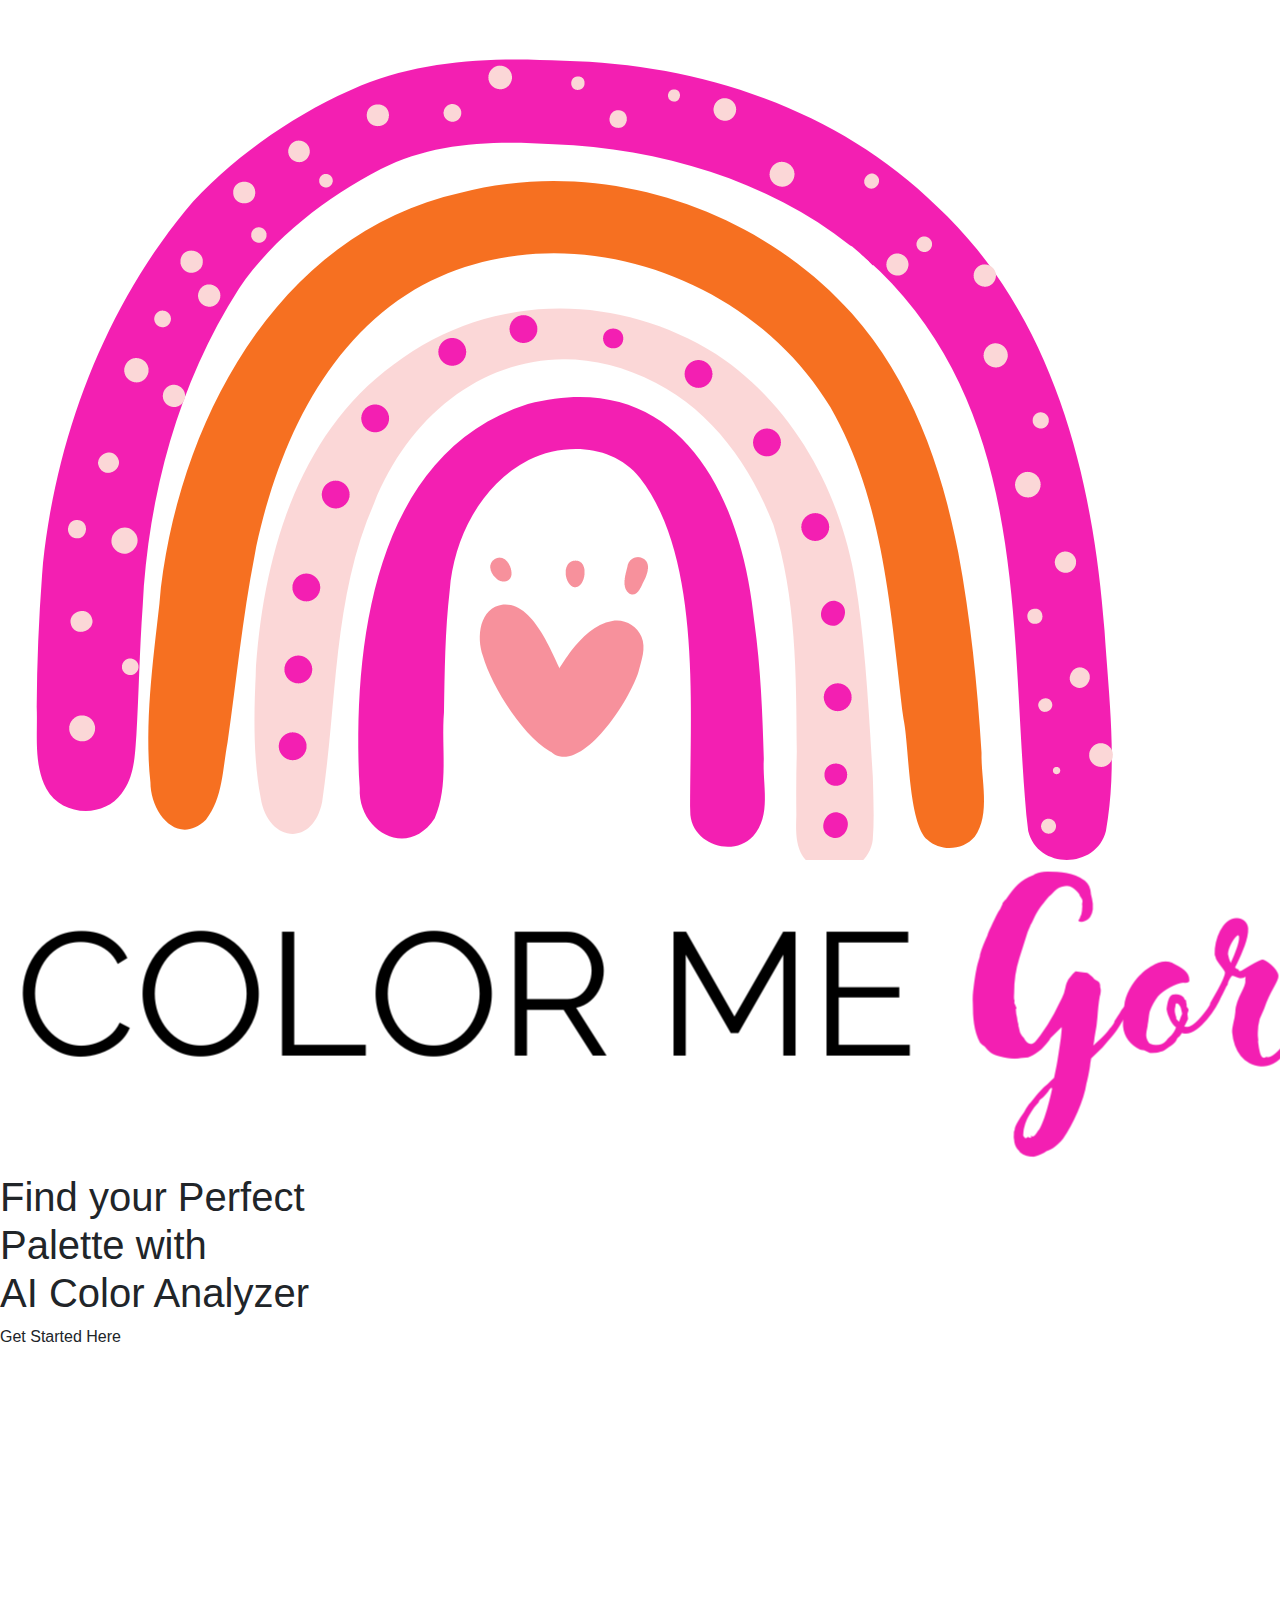
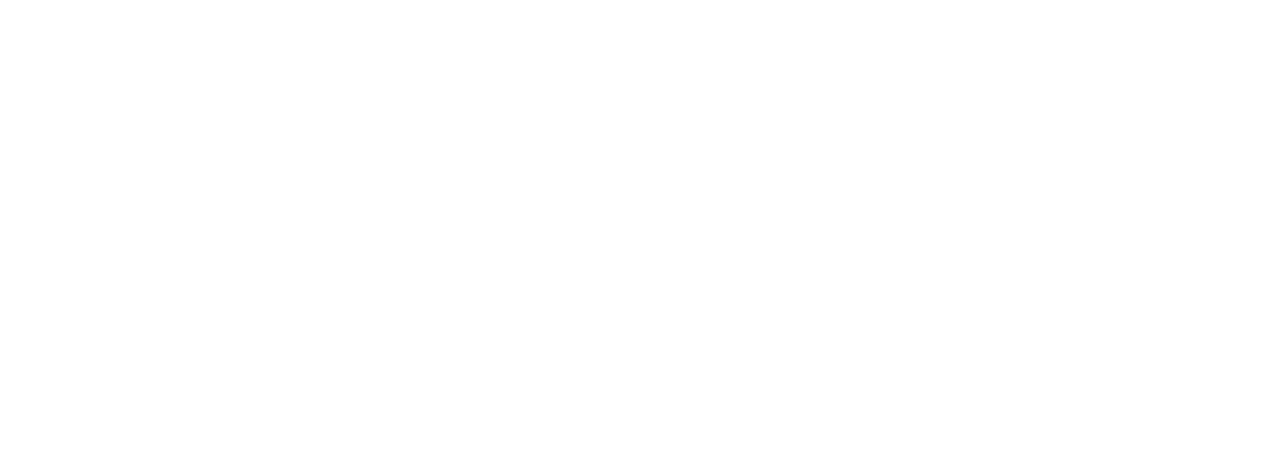
<file: index.html>
<!DOCTYPE html>
<html lang="en">
<head>
    <meta charset="UTF-8">
    <meta name="viewport" content="width=device-width, initial-scale=1.0">
    <title>Navbar Example</title>
    <link rel="stylesheet" href="C:\Users\Virija\Desktop\Seasons\Stylescss.css">
    <link rel="stylesheet" href="https://cdnjs.cloudflare.com/ajax/libs/font-awesome/6.5.2/css/all.min.css" integrity="sha512-SnH5WK+bZxgPHs44uWIX+LLJAJ9/2PkPKZ5QiAj6Ta86w+fsb2TkcmfRyVX3pBnMFcV7oQPJkl9QevSCWr3W6A==" crossorigin="anonymous" referrerpolicy="no-referrer" />
    <link rel="preconnect" href="https://fonts.googleapis.com">
    <link rel="preconnect" href="https://fonts.gstatic.com" crossorigin>
    <link href="https://fonts.googleapis.com/css2?family=Poppins:ital,wght@0,100;0,200;0,300;0,400;0,500;0,600;0,700;0,800;0,900;1,100;1,200;1,300;1,400;1,500;1,600;1,700;1,800;1,900&display=swap" rel="stylesheet">
    <link rel="stylesheet" href="https://stackpath.bootstrapcdn.com/bootstrap/4.5.2/css/bootstrap.min.css">

</head>
<body>
    
    <nav class="navbar">
        <div class="nav-left">
            <div class="menu-box">
                <i class="fa-solid fa-bars"></i>
            </div>
            <div class="logo">
                <img src="Logo.png" alt="Logo">
            </div>
        </div>
        <div class="brand-name">
            <img src="Brand.png" alt="Brand Name">
        </div>
        <div class="shopping">
            <i class="fa-solid fa-cart-shopping"></i>
        </div>
    </nav>
    <section class="showcase">
    <div class="textof">
            <h1>Find your Perfect<br> Palette with <br>AI Color Analyzer</h1>
            <!--<div class="btn btn-custom">Button</div>
            <div class="btn btn2 btn-custom">Button</div>  --> 
            <!--<a href="#">Get Started</a>-->
            <!--<button type="button" class="btn">Get Started</button>
            
            
             Add your page content here -->
             <div class="butnnno" role="button">Get Started Here</div>

            
    </div>
    <!--<div class="btnof">
        <div class="butnnno">Button</div>
    </div>-->
    
    <video src="yessyess.mp4" muted autoplay loop>

    </video>
    
    </section>
</body>
</html>
</file>
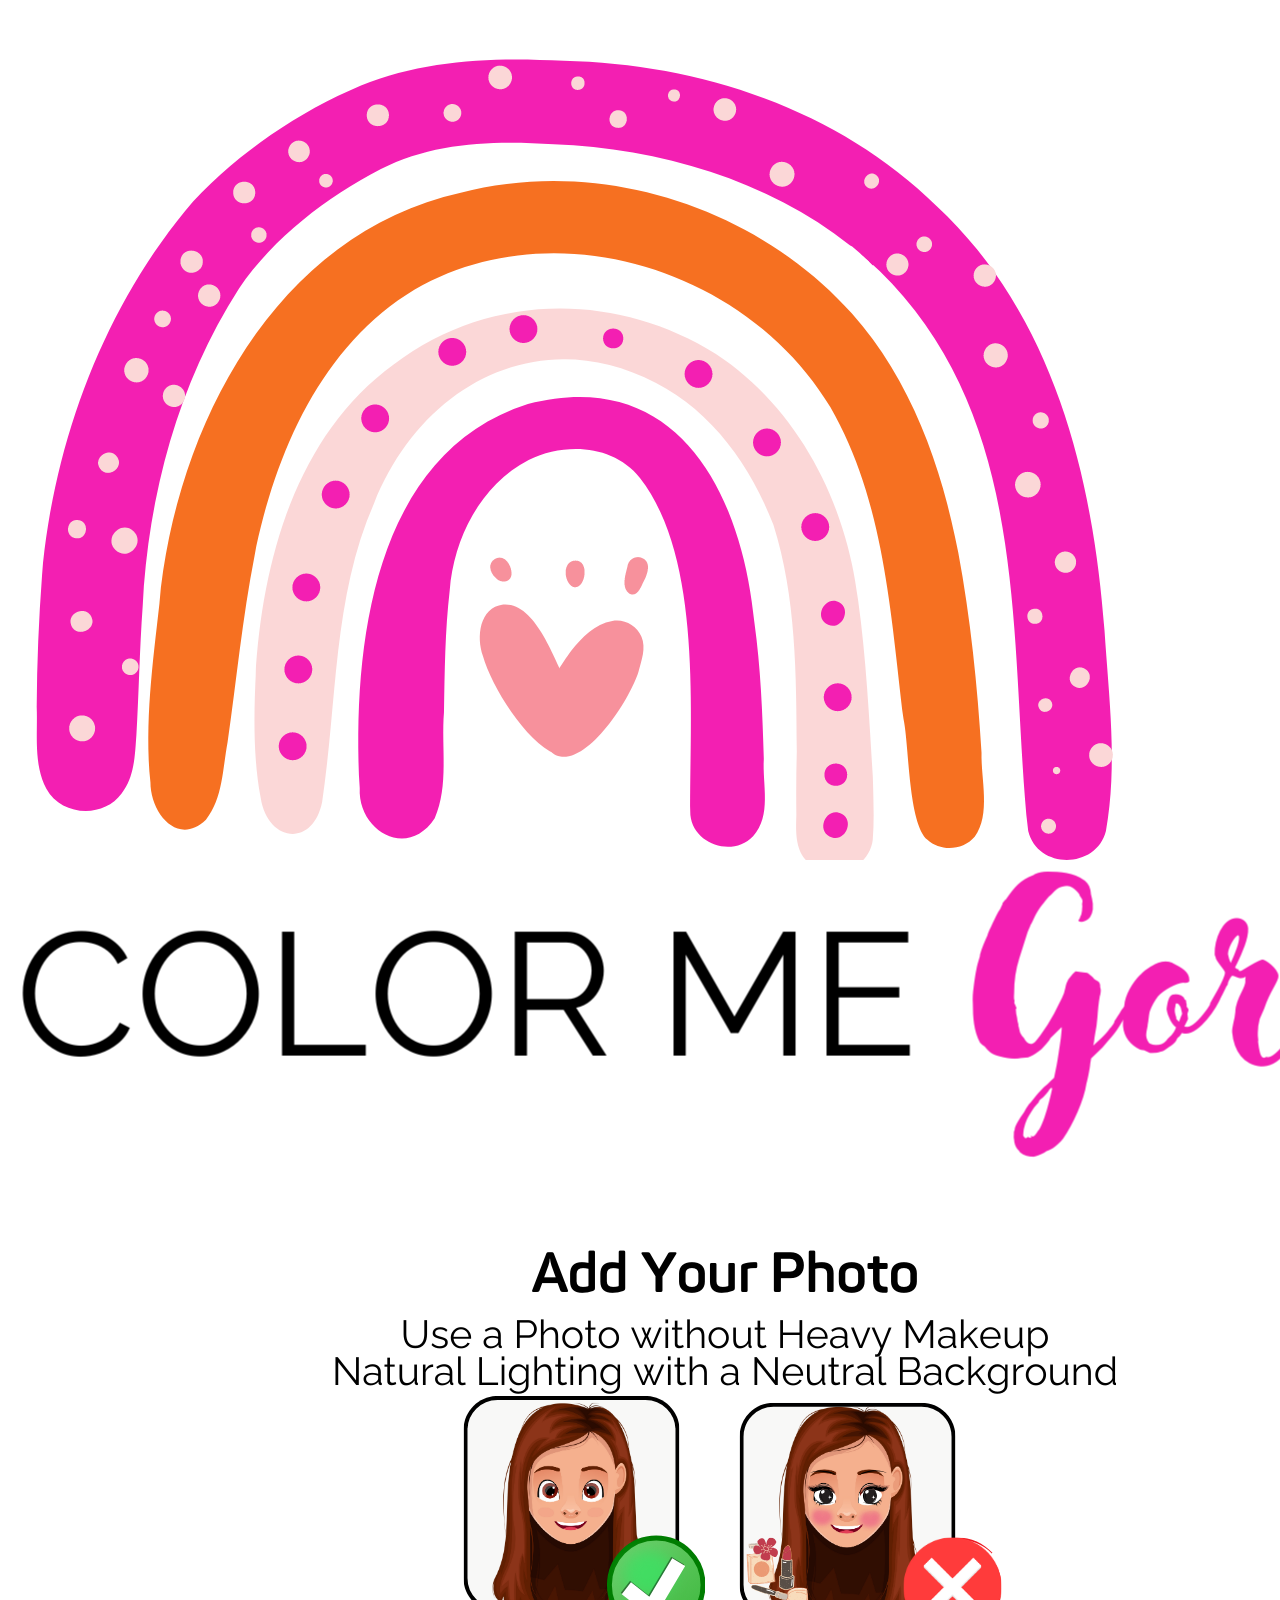
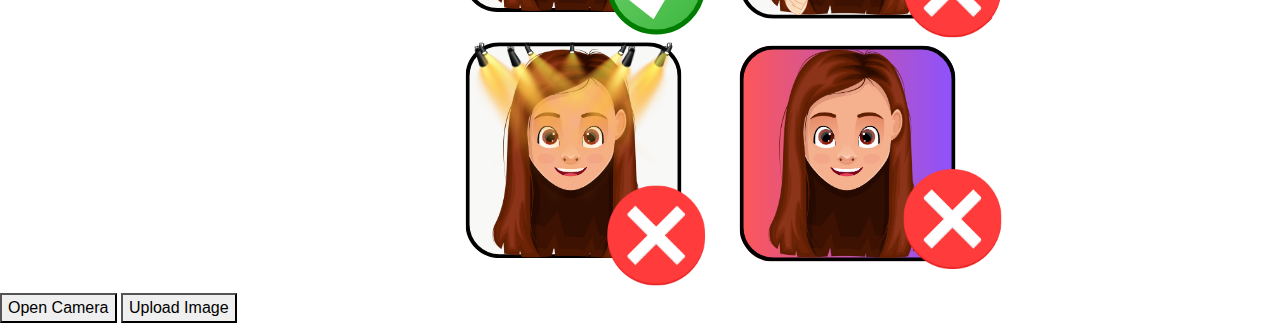
<file: instructionpage.html>
<!DOCTYPE html>
<html lang="en">
<head>
    <meta charset="UTF-8">
    <meta name="viewport" content="width=device-width, initial-scale=1.0">
    <title>Navbar Example</title>
    <link rel="stylesheet" href="C:\Users\Virija\Desktop\Seasons\Stylescss.css">
    <link rel="stylesheet" href="https://cdnjs.cloudflare.com/ajax/libs/font-awesome/6.5.2/css/all.min.css" integrity="sha512-SnH5WK+bZxgPHs44uWIX+LLJAJ9/2PkPKZ5QiAj6Ta86w+fsb2TkcmfRyVX3pBnMFcV7oQPJkl9QevSCWr3W6A==" crossorigin="anonymous" referrerpolicy="no-referrer" />
    <link rel="preconnect" href="https://fonts.googleapis.com">
    <link rel="preconnect" href="https://fonts.gstatic.com" crossorigin>
    <link href="https://fonts.googleapis.com/css2?family=Poppins:ital,wght@0,100;0,200;0,300;0,400;0,500;0,600;0,700;0,800;0,900;1,100;1,200;1,300;1,400;1,500;1,600;1,700;1,800;1,900&display=swap" rel="stylesheet">
    <link rel="stylesheet" href="https://stackpath.bootstrapcdn.com/bootstrap/4.5.2/css/bootstrap.min.css">
    <link rel="stylesheet" href="https://stackpath.bootstrapcdn.com/bootstrap/4.5.2/css/bootstrap.min.css">
    


</head>
<body>
    
    <nav class="navbar">
        <div class="nav-left">
            <div class="menu-box">
                <i class="fa-solid fa-bars"></i>
            </div>
            <div class="logo">
                <img src="Logo.png" alt="Logo">
            </div>
        </div>
        <div class="brand-name">
            <img src="Brand.png" alt="Brand Name">
        </div>
        <div class="shopping">
            <i class="fa-solid fa-cart-shopping"></i>
        </div>
    </nav>
    
    <div class="container">
        <img src="instructionimage.png" alt="Centered Image" class="centered-image">
        
    </div>
    <!--<div class="container">
        <button class="btn btn-continue">Continue</button>
        <span class="overlay"></span>-->

        <!--<div class="modelbox">
            <i class="fa-regular fa-circle-check"></i>
            <h2>Color Analysis</h2>
            <h3>Find out your Best Color</h3>
            <div class="buttons">
                <button class="Camera">Use Camera</button>

            </div>
        </div>

        
    </div>-->
    <div id="containerbox" class="centralized">
        <div id="image-container1"></div>
        <div class="button-container1">
            <button id="open-camera" class="btnn">Open Camera</button>
            <button id="upload-image" class="btnn"  onclick="document.getElementById('fileInput').click()">Upload Image</button>
            <input type="file" id="fileInput" accept="image/*" style="display: none;" onchange="displayImage(event)">
        </div>
    </div>
    
    <script src="script.js"></script>
    
</body>
</html>
</file>
